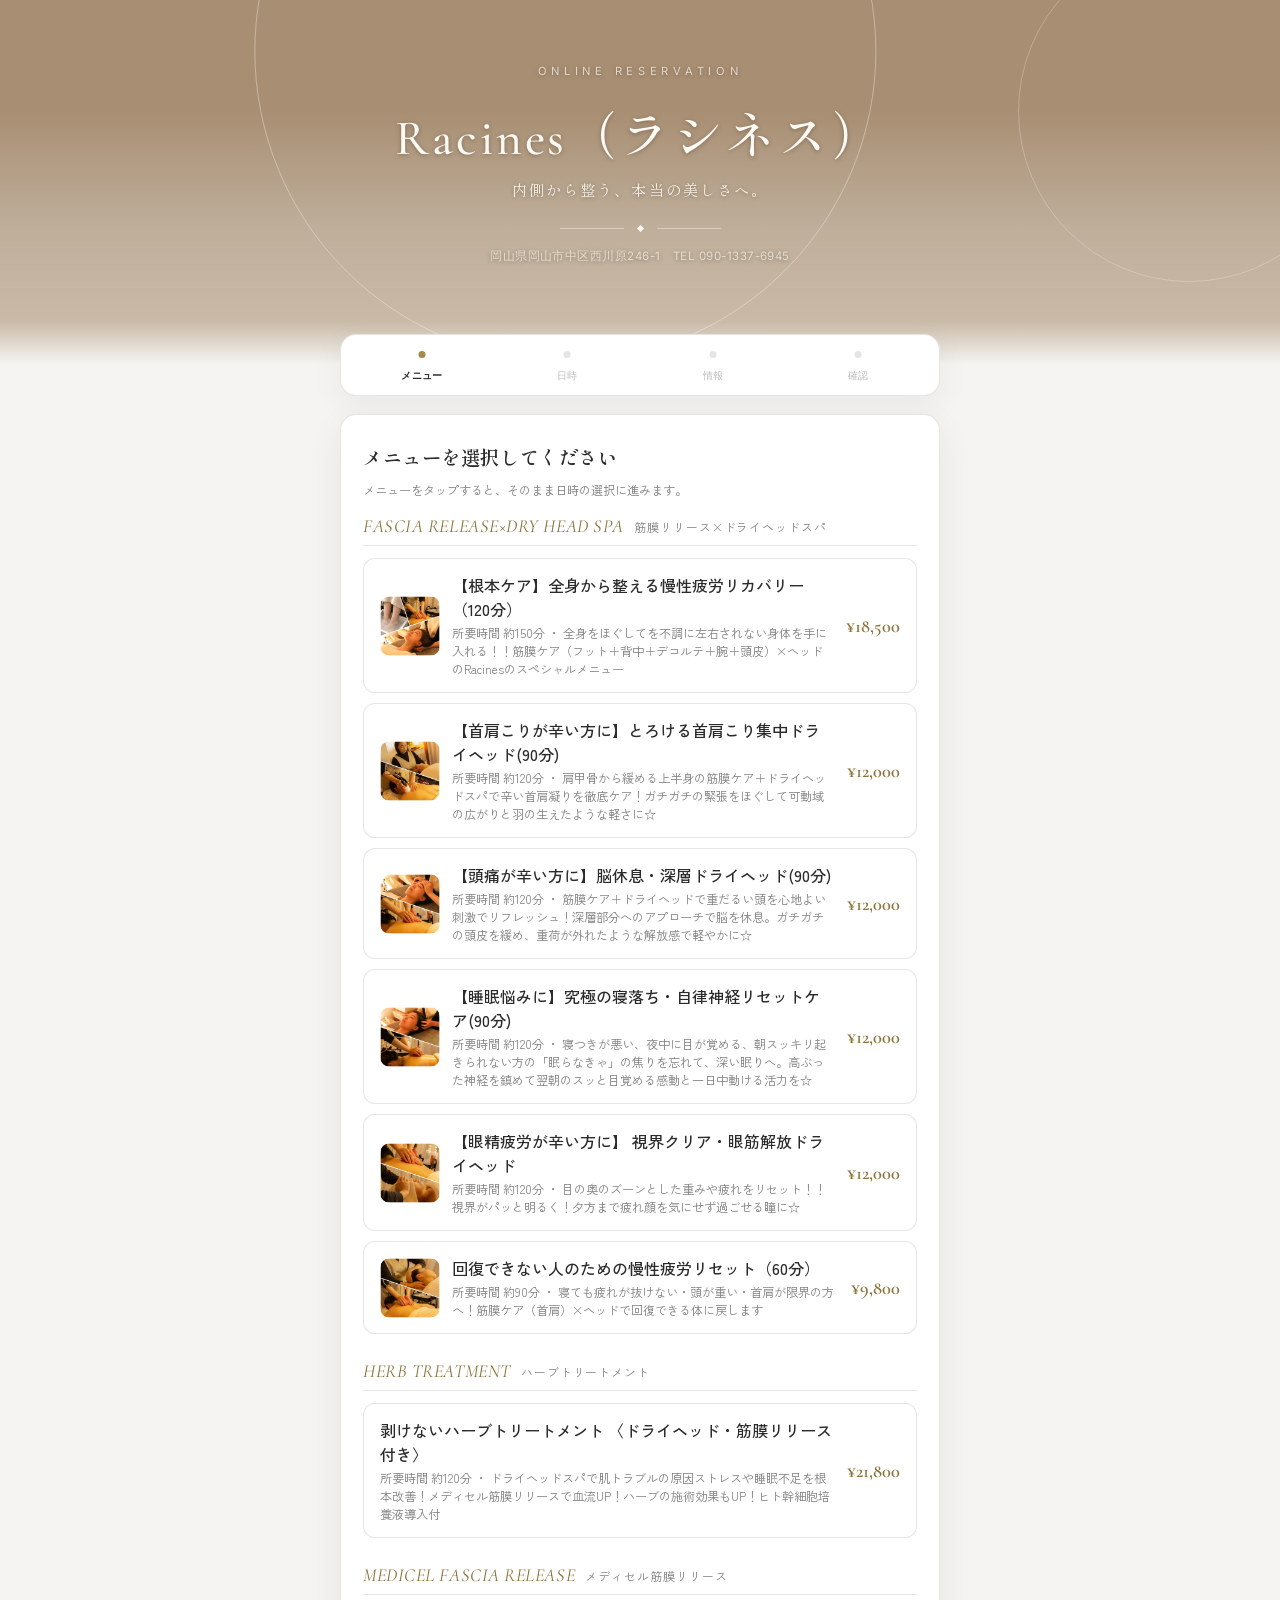
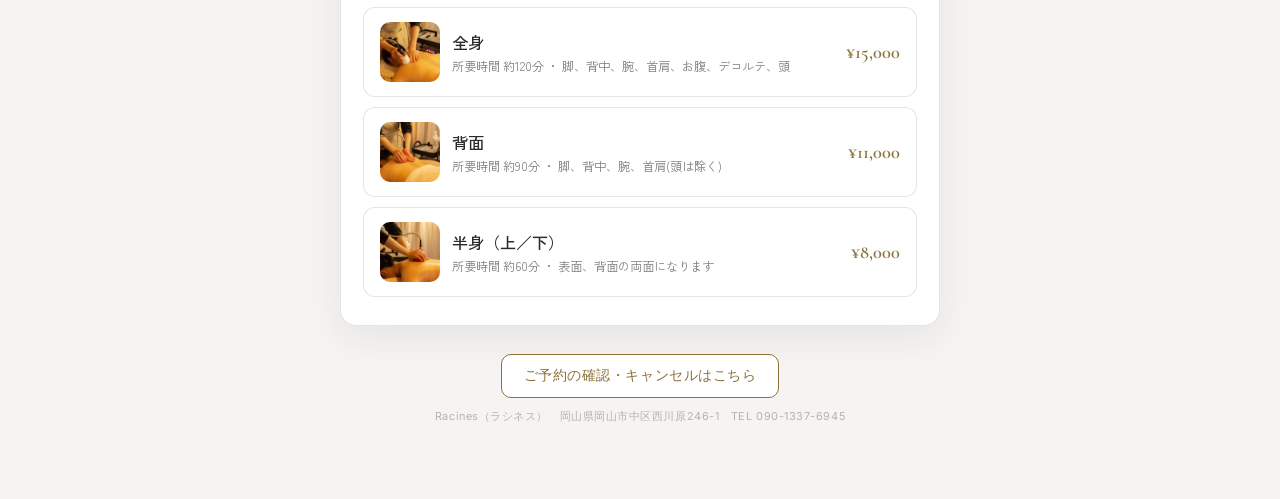
<file: index.html>
<!DOCTYPE html>
<html lang="ja">
<head>
<meta charset="UTF-8">
<meta name="viewport" content="width=device-width, initial-scale=1.0">
<title>ご予約 | SAMPLE HAIR SALON</title>
<link rel="preconnect" href="https://script.google.com" crossorigin>
<link rel="preconnect" href="https://script.googleusercontent.com" crossorigin>
<link rel="preconnect" href="https://fonts.googleapis.com">
<link rel="preconnect" href="https://fonts.gstatic.com" crossorigin>
<link rel="stylesheet" href="https://fonts.googleapis.com/css2?family=Shippori+Mincho:wght@500;600&family=Cormorant+Garamond:wght@500&family=Zen+Kaku+Gothic+New:wght@400&family=Inter:wght@400;600&display=swap" media="print" onload="this.media='all'">
<noscript><link rel="stylesheet" href="https://fonts.googleapis.com/css2?family=Shippori+Mincho:wght@500;600&family=Cormorant+Garamond:wght@500&family=Zen+Kaku+Gothic+New:wght@400&family=Inter:wght@400;600&display=swap"></noscript>
<link rel="stylesheet" href="style.css">
</head>
<body>
<header class="hero">
  <div class="hero__inner">
    <p class="hero__eyebrow">ONLINE RESERVATION</p>
    <h1 class="hero__name" id="salonName">SALON NAME</h1>
    <p class="hero__tagline" id="salonTagline"></p>
    <div class="hero__divider"><span></span></div>
    <p class="hero__meta" id="salonMeta"></p>
  </div>
</header>

<div class="app">
  <div id="demoBanner" class="demo-banner" style="display:none;">
    デモモードで動作中です（実際のカレンダーには反映されません）。README.mdの手順でGASを接続すると本番連携します。
  </div>

  <nav class="steps" id="steps"></nav>

  <main class="card" id="stepContainer"></main>

  <footer class="app-footer">
    <p><a href="mypage.html" class="footer-button">ご予約の確認・キャンセルはこちら</a></p>
    <p id="salonFooterMeta"></p>
  </footer>
</div>

<script src="config.js"></script>
<script src="app.js"></script>
</body>
</html>
</file>
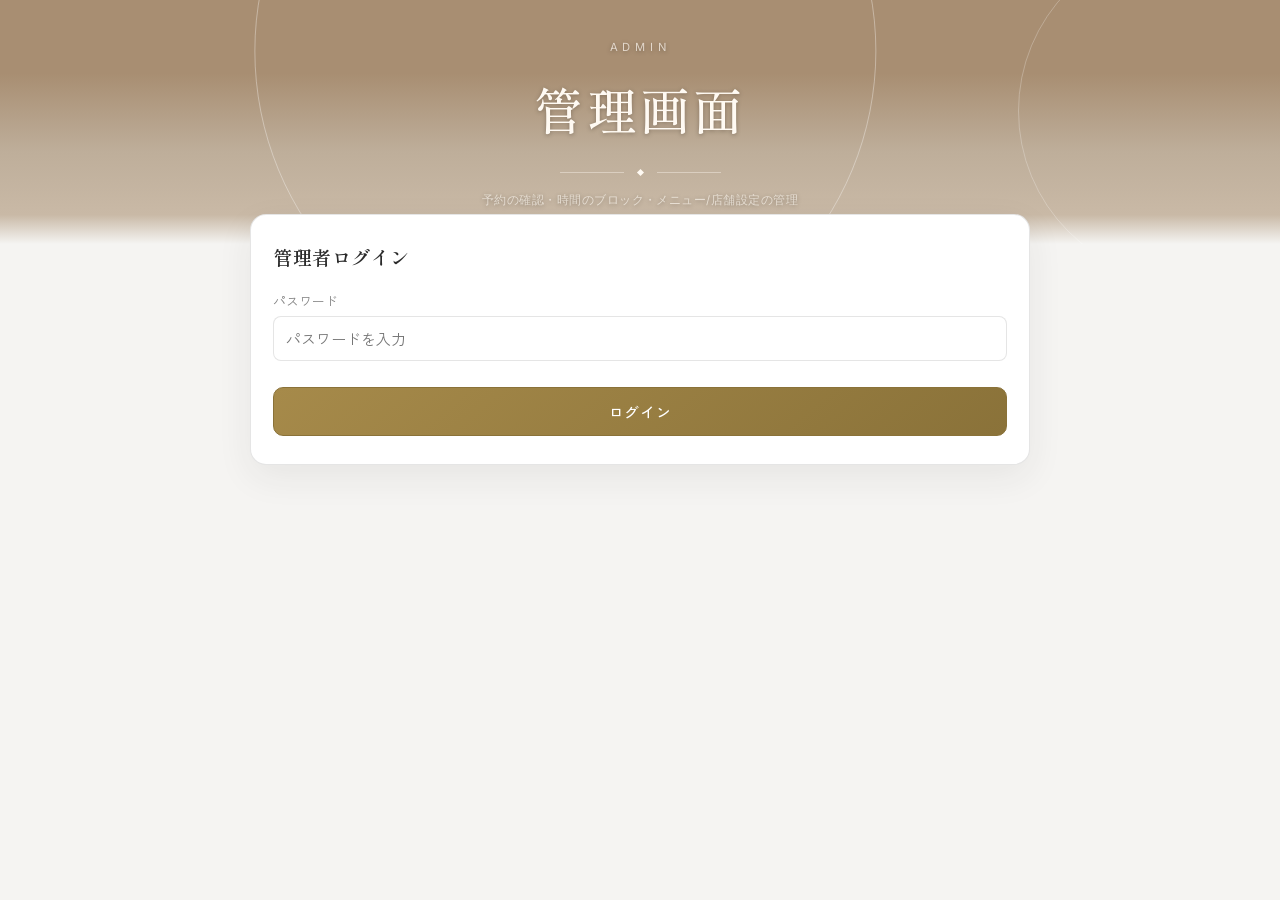
<file: admin.html>
<!DOCTYPE html>
<html lang="ja">
<head>
<meta charset="UTF-8">
<meta name="viewport" content="width=device-width, initial-scale=1.0">
<meta name="robots" content="noindex, nofollow">
<title>管理画面</title>
<link rel="preconnect" href="https://script.google.com" crossorigin>
<link rel="preconnect" href="https://script.googleusercontent.com" crossorigin>
<link rel="preconnect" href="https://fonts.googleapis.com">
<link rel="preconnect" href="https://fonts.gstatic.com" crossorigin>
<link rel="stylesheet" href="https://fonts.googleapis.com/css2?family=Shippori+Mincho:wght@500;600&family=Cormorant+Garamond:wght@500&family=Zen+Kaku+Gothic+New:wght@400&family=Inter:wght@400;600&display=swap" media="print" onload="this.media='all'">
<noscript><link rel="stylesheet" href="https://fonts.googleapis.com/css2?family=Shippori+Mincho:wght@500;600&family=Cormorant+Garamond:wght@500&family=Zen+Kaku+Gothic+New:wght@400&family=Inter:wght@400;600&display=swap"></noscript>
<link rel="stylesheet" href="style.css">
<link rel="stylesheet" href="admin.css">
</head>
<body>
  <header class="hero hero--admin">
    <div class="hero__inner">
      <p class="hero__eyebrow">ADMIN</p>
      <h1 class="hero__name" id="adminSalonName">管理画面</h1>
      <div class="hero__divider"><span></span></div>
      <p class="hero__meta">予約の確認・時間のブロック・メニュー/店舗設定の管理</p>
    </div>
  </header>

  <div class="app admin-app">
    <div id="demoNotice" class="demo-banner" style="display:none;">
      デモモードのため管理画面は利用できません。config.js の API_URL を設定してください。
    </div>

    <div id="loginScreen" class="card">
      <h2>管理者ログイン</h2>
      <div class="field">
        <label>パスワード</label>
        <input type="password" id="loginPassword" placeholder="パスワードを入力">
      </div>
      <p id="loginError" class="field-error" style="display:none;">パスワードが違います</p>
      <div class="btn-row">
        <button class="btn btn-primary" id="loginBtn">ログイン</button>
      </div>
    </div>

    <div id="dashboard" style="display:none;">
      <nav class="admin-tabs" id="adminTabs">
        <button class="admin-tab active" data-tab="reservations">予約一覧</button>
        <button class="admin-tab" data-tab="block">時間をブロック</button>
        <button class="admin-tab" data-tab="menu">メニュー</button>
        <button class="admin-tab" data-tab="customers">利用者一覧</button>
        <button class="admin-tab" data-tab="settings">店舗設定</button>
      </nav>
      <main class="card" id="adminContainer"></main>
    </div>
  </div>

  <script src="config.js"></script>
  <script src="admin.js"></script>
</body>
</html>
</file>
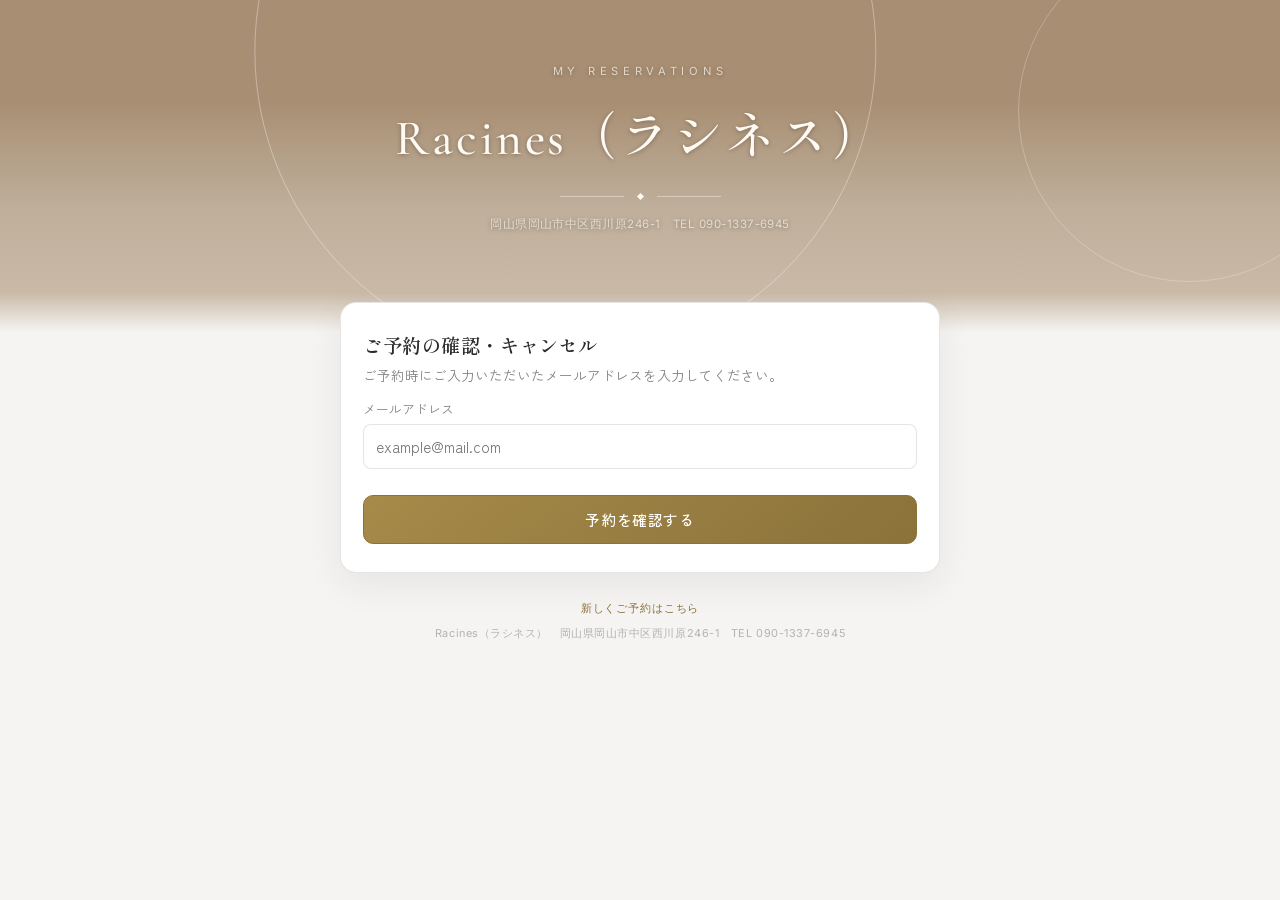
<file: mypage.html>
<!DOCTYPE html>
<html lang="ja">
<head>
<meta charset="UTF-8">
<meta name="viewport" content="width=device-width, initial-scale=1.0">
<title>ご予約の確認・キャンセル</title>
<link rel="preconnect" href="https://script.google.com" crossorigin>
<link rel="preconnect" href="https://script.googleusercontent.com" crossorigin>
<link rel="preconnect" href="https://fonts.googleapis.com">
<link rel="preconnect" href="https://fonts.gstatic.com" crossorigin>
<link rel="stylesheet" href="https://fonts.googleapis.com/css2?family=Shippori+Mincho:wght@500;600&family=Cormorant+Garamond:wght@500&family=Zen+Kaku+Gothic+New:wght@400&family=Inter:wght@400;600&display=swap" media="print" onload="this.media='all'">
<noscript><link rel="stylesheet" href="https://fonts.googleapis.com/css2?family=Shippori+Mincho:wght@500;600&family=Cormorant+Garamond:wght@500&family=Zen+Kaku+Gothic+New:wght@400&family=Inter:wght@400;600&display=swap"></noscript>
<link rel="stylesheet" href="style.css">
<link rel="stylesheet" href="mypage.css">
</head>
<body>
<header class="hero">
  <div class="hero__inner">
    <p class="hero__eyebrow">MY RESERVATIONS</p>
    <h1 class="hero__name" id="salonName">SALON NAME</h1>
    <div class="hero__divider"><span></span></div>
    <p class="hero__meta" id="salonMeta"></p>
  </div>
</header>

<div class="app">
  <div id="demoBanner" class="demo-banner" style="display:none;">
    デモモードで動作中です（この画面ではブラウザ内の仮予約のみ表示されます）。
  </div>

  <main class="card">
    <h2>ご予約の確認・キャンセル</h2>
    <p style="color:var(--ink2);font-size:0.85rem;margin-top:-14px;">ご予約時にご入力いただいたメールアドレスを入力してください。</p>
    <div class="field" id="f-lookupEmail">
      <label>メールアドレス</label>
      <input type="email" id="lookupEmail" placeholder="example@mail.com">
      <div class="field-error">正しいメールアドレスを入力してください</div>
    </div>
    <div class="btn-row">
      <button class="btn btn-primary" id="lookupBtn">予約を確認する</button>
    </div>

    <div id="resultArea"></div>
  </main>

  <footer class="app-footer">
    <p><a href="index.html" class="footer-link">新しくご予約はこちら</a></p>
    <p id="salonFooterMeta"></p>
  </footer>
</div>

<script src="config.js"></script>
<script src="mypage.js"></script>
</body>
</html>
</file>
<file: style.css>
:root {
  --bg: #f5f4f2;
  --card: #ffffff;
  --ink: #2b2b2b;
  --ink2: rgba(43, 43, 43, 0.6);
  --ink3: rgba(43, 43, 43, 0.32);
  --ac: #a68a4a;
  --ac-d: #8a7239;
  --ac-soft: rgba(166, 138, 74, 0.1);
  --line: rgba(43, 43, 43, 0.12);
  --danger: #a8443b;
  --radius: 16px;
}

* { box-sizing: border-box; }

body {
  margin: 0;
  background: var(--bg);
  color: var(--ink);
  font-family: "Zen Kaku Gothic New", "Noto Sans JP", sans-serif;
  -webkit-font-smoothing: antialiased;
}

/* ---------- ヒーロー ---------- */
.hero {
  position: relative;
  background: linear-gradient(180deg, #A88E72 0%, #A88E72 30%, #BEAE9A 62%, #C9B9A6 88%, #f5f4f2 100%);
  color: #fffaf3;
  padding: 64px 20px 100px;
  text-align: center;
  overflow: hidden;
}

.hero::before,
.hero::after {
  content: "";
  position: absolute;
  border-radius: 50%;
  border: 1px solid rgba(255, 255, 255, 0.35);
  pointer-events: none;
}

.hero::before {
  width: 620px;
  height: 620px;
  top: -260px;
  left: 50%;
  transform: translateX(-62%);
}

.hero::after {
  width: 340px;
  height: 340px;
  top: -60px;
  right: -80px;
  border-color: rgba(255, 255, 255, 0.25);
}

.hero__inner {
  position: relative;
  max-width: 560px;
  margin: 0 auto;
  text-shadow: 0 1px 4px rgba(43, 35, 26, 0.35);
}

.hero__eyebrow {
  font-family: "Inter", sans-serif;
  font-size: 0.7rem;
  letter-spacing: 0.42em;
  color: rgba(255, 250, 243, 0.7);
  margin: 0 0 18px;
  text-transform: uppercase;
}

.hero__name {
  font-family: "Cormorant Garamond", "Shippori Mincho", serif;
  font-weight: 500;
  font-size: clamp(2.2rem, 7vw, 3.1rem);
  letter-spacing: 0.06em;
  margin: 0 0 10px;
}

.hero__tagline {
  font-family: "Shippori Mincho", serif;
  font-size: 0.95rem;
  letter-spacing: 0.14em;
  color: rgba(255, 250, 243, 0.88);
  margin: 0;
}

.hero__divider {
  display: flex;
  align-items: center;
  justify-content: center;
  margin: 26px 0 18px;
}

.hero__divider span {
  width: 5px;
  height: 5px;
  background: #fffaf3;
  transform: rotate(45deg);
}

.hero__divider::before,
.hero__divider::after {
  content: "";
  height: 1px;
  width: 64px;
  background: rgba(255, 250, 243, 0.4);
  margin: 0 14px;
}

.hero__meta {
  font-family: "Inter", sans-serif;
  font-size: 0.72rem;
  letter-spacing: 0.04em;
  color: rgba(255, 250, 243, 0.65);
  margin: 0;
}

/* ---------- 本体 ---------- */
.app {
  max-width: 640px;
  margin: -30px auto 0;
  padding: 0 20px 64px;
  position: relative;
}

.demo-banner {
  background: #fdf3e2;
  border: 1px solid #e6c288;
  color: #7a5a10;
  font-size: 0.76rem;
  padding: 10px 16px;
  border-radius: 10px;
  text-align: center;
  margin-bottom: 18px;
}

/* ステップインジケーター */
.steps {
  display: flex;
  justify-content: space-between;
  margin-bottom: 18px;
  gap: 4px;
  background: var(--card);
  border-radius: var(--radius);
  border: 1px solid var(--line);
  padding: 16px 10px 12px;
  box-shadow: 0 10px 32px rgba(43, 43, 43, 0.06);
}

.step-dot {
  flex: 1;
  text-align: center;
  font-size: 0.64rem;
  color: var(--ink3);
  position: relative;
  padding-top: 18px;
  font-family: "Inter", sans-serif;
  letter-spacing: 0.02em;
}

.step-dot::before {
  content: "";
  position: absolute;
  top: 0;
  left: 50%;
  transform: translateX(-50%);
  width: 7px;
  height: 7px;
  border-radius: 50%;
  background: var(--line);
  transition: background 0.25s;
}

.step-dot.done::before,
.step-dot.active::before { background: var(--ac); }

.step-dot.active { color: var(--ink); font-weight: 700; }

/* カード */
.card {
  background: var(--card);
  border-radius: var(--radius);
  border: 1px solid var(--line);
  padding: 28px 22px;
  box-shadow: 0 12px 36px rgba(43, 43, 43, 0.07);
}

.card h2 {
  font-family: "Shippori Mincho", serif;
  font-weight: 600;
  font-size: 1.2rem;
  letter-spacing: 0.03em;
  margin: 0 0 20px;
}

/* メニューカテゴリ */
.menu-category { margin-bottom: 26px; }
.menu-category:last-of-type { margin-bottom: 0; }

.menu-category__photo {
  width: 100%;
  aspect-ratio: 16 / 9;
  border-radius: 12px;
  overflow: hidden;
  margin-bottom: 14px;
}
.menu-category__photo img {
  width: 100%;
  height: 100%;
  object-fit: cover;
  display: block;
}

.menu-category__head {
  display: flex;
  align-items: baseline;
  gap: 10px;
  margin-bottom: 12px;
  padding-bottom: 8px;
  border-bottom: 1px solid var(--line);
}

.menu-category__en {
  font-family: "Cormorant Garamond", serif;
  font-style: italic;
  font-size: 1.15rem;
  color: var(--ac-d);
  letter-spacing: 0.03em;
}

.menu-category__ja {
  font-size: 0.74rem;
  color: var(--ink2);
  letter-spacing: 0.08em;
}

/* 選択リスト（メニュー・スタッフ） */
.option-list { display: flex; flex-direction: column; gap: 10px; }

.option-item {
  display: flex;
  align-items: center;
  justify-content: space-between;
  gap: 12px;
  padding: 14px 16px;
  border: 1px solid var(--line);
  border-radius: 12px;
  cursor: pointer;
  transition: border-color 0.15s, background 0.15s, box-shadow 0.15s;
  background: #fff;
}

.option-item:hover { border-color: var(--ac); }

.option-item.selected {
  border-color: var(--ac);
  background: var(--ac-soft);
  box-shadow: 0 2px 14px rgba(166, 138, 74, 0.18);
}

.option-item__thumb {
  width: 60px;
  height: 60px;
  border-radius: 10px;
  overflow: hidden;
  flex-shrink: 0;
}
.option-item__thumb img {
  width: 100%;
  height: 100%;
  object-fit: cover;
  display: block;
}

.option-item__main { display: flex; flex-direction: column; gap: 3px; flex: 1; min-width: 0; }
.option-item__name { font-weight: 500; }
.option-item__meta { font-size: 0.76rem; color: var(--ink2); white-space: pre-line; }
.option-item__price {
  font-family: "Cormorant Garamond", serif;
  font-weight: 600;
  font-size: 1.15rem;
  color: var(--ac-d);
  white-space: nowrap;
}

/* 日時選択（○×の空き状況表） */
.avail-nav {
  display: flex;
  align-items: center;
  justify-content: space-between;
  margin-bottom: 14px;
  gap: 8px;
}

.avail-nav button {
  background: none;
  border: 1px solid var(--line);
  border-radius: 8px;
  padding: 7px 12px;
  cursor: pointer;
  font-size: 0.78rem;
  color: var(--ink);
  font-family: "Inter", sans-serif;
  white-space: nowrap;
}

.avail-nav button:hover:not(:disabled) { border-color: var(--ac); color: var(--ac-d); }
.avail-nav button:disabled { opacity: 0.3; cursor: not-allowed; }

.avail-nav__label {
  font-family: "Inter", sans-serif;
  font-size: 0.72rem;
  color: var(--ink2);
  text-align: center;
}

.avail-scroll {
  overflow-x: auto;
  border: 1px solid var(--line);
  border-radius: 10px;
  -webkit-overflow-scrolling: touch;
}

.avail-table {
  border-collapse: collapse;
  width: 100%;
  min-width: 620px;
  font-family: "Inter", sans-serif;
}

.avail-table th,
.avail-table td {
  border: 1px solid var(--line);
  text-align: center;
  padding: 0;
}

.avail-th-time {
  position: sticky;
  left: 0;
  background: var(--card);
  font-size: 0.72rem;
  color: var(--ink2);
  padding: 8px 10px !important;
  white-space: nowrap;
  z-index: 1;
}

.avail-th {
  background: #f4f3f1;
  padding: 8px 4px !important;
  min-width: 68px;
}

.avail-th__d { display: block; font-size: 1rem; font-weight: 600; line-height: 1.2; }
.avail-th__w { display: block; font-size: 0.66rem; color: var(--ink2); }
.avail-th__closed {
  display: block;
  font-size: 0.6rem;
  color: var(--danger);
  margin-top: 2px;
}

.avail-th.sun .avail-th__d,
.avail-th.sun .avail-th__w { color: var(--danger); }
.avail-th.sat .avail-th__d,
.avail-th.sat .avail-th__w { color: #3d6fa8; }

.avail-td {
  height: 38px;
  font-size: 0.95rem;
  font-weight: 600;
}

.avail-td--open {
  color: var(--ac-d);
  cursor: pointer;
  transition: background 0.12s;
}

.avail-td--open:hover { background: var(--ac-soft); }

.avail-td--closed { color: var(--ink3); font-weight: 400; }

.avail-legend {
  font-size: 0.72rem;
  color: var(--ink2);
  margin: 12px 2px 0;
}

.empty-msg { color: var(--ink2); font-size: 0.85rem; text-align: center; padding: 24px 0; }

/* フォーム */
.field { margin-bottom: 16px; }

.field label { display: block; font-size: 0.8rem; color: var(--ink2); margin-bottom: 6px; }

.field input,
.field textarea,
.field select {
  width: 100%;
  padding: 11px 12px;
  border: 1px solid var(--line);
  border-radius: 8px;
  font-family: inherit;
  font-size: 0.94rem;
  background: #fff;
  color: var(--ink);
}

.field input:focus,
.field textarea:focus,
.field select:focus { outline: none; border-color: var(--ac); }

.field textarea { resize: vertical; min-height: 70px; }

.field-error { color: var(--danger); font-size: 0.76rem; margin-top: 4px; display: none; }

.field.invalid input,
.field.invalid textarea { border-color: var(--danger); }

.field.invalid .field-error { display: block; }

/* 確認画面 */
.confirm-list { list-style: none; margin: 0 0 20px; padding: 0; }

.confirm-list li {
  display: flex;
  justify-content: space-between;
  padding: 12px 0;
  border-bottom: 1px solid var(--line);
  font-size: 0.9rem;
  gap: 12px;
}

.confirm-list li span:first-child { color: var(--ink2); flex-shrink: 0; }
.confirm-list li span:last-child { text-align: right; }

.notice {
  font-size: 0.76rem;
  color: var(--ink2);
  background: var(--ac-soft);
  border-radius: 10px;
  padding: 12px 14px;
  margin-bottom: 18px;
  line-height: 1.7;
}

/* 完了画面 */
.done-icon {
  width: 60px;
  height: 60px;
  border-radius: 50%;
  background: linear-gradient(150deg, var(--ac), var(--ac-d));
  color: #fff;
  display: flex;
  align-items: center;
  justify-content: center;
  font-size: 1.7rem;
  margin: 0 auto 20px;
  box-shadow: 0 8px 22px rgba(166, 138, 74, 0.35);
}

.done-title {
  text-align: center;
  font-family: "Shippori Mincho", serif;
  font-size: 1.25rem;
  margin: 0 0 6px;
}

.done-sub { text-align: center; color: var(--ink2); font-size: 0.85rem; margin: 0 0 24px; }

.reservation-id {
  text-align: center;
  font-family: "Cormorant Garamond", serif;
  font-weight: 600;
  letter-spacing: 0.1em;
  font-size: 1.3rem;
  color: var(--ac-d);
  margin-bottom: 24px;
}

/* ボタン */
.btn-row { display: flex; gap: 10px; margin-top: 26px; }

.btn {
  flex: 1;
  padding: 13px 16px;
  border-radius: 10px;
  border: 1px solid var(--line);
  background: #fff;
  color: var(--ink);
  font-family: inherit;
  font-size: 0.92rem;
  font-weight: 500;
  cursor: pointer;
  text-decoration: none;
  text-align: center;
  display: inline-flex;
  align-items: center;
  justify-content: center;
  transition: opacity 0.15s, background 0.15s;
}

.btn:disabled { opacity: 0.4; cursor: not-allowed; }

.btn-primary {
  background: linear-gradient(140deg, var(--ac), var(--ac-d));
  border-color: var(--ac-d);
  color: #fff;
  letter-spacing: 0.04em;
}

.btn-primary:hover:not(:disabled) { filter: brightness(1.06); }

.btn-ghost { flex: 0 0 auto; padding-left: 20px; padding-right: 20px; }

.loading { text-align: center; padding: 24px 0; color: var(--ink2); font-size: 0.85rem; }

/* フッター */
.app-footer {
  text-align: center;
  margin-top: 28px;
  font-family: "Inter", sans-serif;
  font-size: 0.68rem;
  letter-spacing: 0.05em;
  color: var(--ink3);
}

.footer-link {
  color: var(--ac-d);
  text-decoration: none;
  letter-spacing: 0.08em;
}
.footer-link:hover { text-decoration: underline; }

/* ---------- レスポンシブ（スマホ） ---------- */
@media (max-width: 480px) {
  .hero { padding: 48px 16px 44px; }
  .app { padding: 0 12px 48px; }
  .card { padding: 20px 16px; }
  .steps { padding: 12px 4px 10px; }
  .step-dot { font-size: 0.56rem; padding-top: 16px; }
  .option-item { padding: 12px; }
  .btn { padding: 12px 14px; font-size: 0.88rem; }
}

/* 空き状況表: スマホでも7日分が横スクロールなしで収まるようにする */
@media (max-width: 700px) {
  .avail-table { min-width: 0; table-layout: fixed; }
  .avail-th-time { width: 40px; padding: 6px 2px !important; font-size: 0.62rem; }
  .avail-th { min-width: 0; padding: 6px 0 !important; }
  .avail-th__d { font-size: 0.88rem; }
  .avail-th__w { font-size: 0.58rem; }
  .avail-th__closed { font-size: 0.52rem; }
  .avail-td { height: 36px; font-size: 0.9rem; }
}

/* 「ご予約の確認・キャンセルはこちら」を目立つボタンにする */
.footer-button {
  display: inline-block;
  padding: 12px 22px;
  border: 1px solid var(--ac-d);
  border-radius: 10px;
  background: #fff;
  color: var(--ac-d);
  font-size: 0.86rem;
  letter-spacing: 0.04em;
  text-decoration: none;
}
.footer-button:hover { background: var(--ac-soft); }
</file>
<file: admin.css>
.hero--admin { padding: 40px 20px 36px; }

/* 時間ブロック用グリッド（予約サイトの空き状況表を流用） */
.avail-td--blocked-cell {
  color: var(--ink3);
  cursor: pointer;
  background: rgba(43, 43, 43, 0.05);
}
.avail-td--blocked-cell:hover { background: rgba(43, 43, 43, 0.1); }

.avail-td--reserved-cell {
  color: var(--ac-d);
  background: var(--ac-soft);
  font-weight: 600;
  cursor: default;
}

.avail-td--selected {
  outline: 2px solid var(--ac);
  outline-offset: -2px;
  background: rgba(166, 138, 74, 0.22) !important;
}

.select-bar {
  position: sticky;
  bottom: 12px;
  display: flex;
  flex-wrap: wrap;
  align-items: center;
  justify-content: space-between;
  gap: 10px;
  margin-top: 14px;
  padding: 10px 14px;
  background: var(--ink);
  color: #fff;
  border-radius: 12px;
  box-shadow: 0 10px 30px rgba(0, 0, 0, 0.25);
  font-size: 0.82rem;
}
.select-bar__btns { display: flex; gap: 8px; flex-wrap: wrap; }
.select-bar .btn { flex: none; }
.select-bar .btn-ghost { background: rgba(255, 255, 255, 0.1); border-color: rgba(255, 255, 255, 0.3); color: #fff; }
.select-bar .btn-primary { background: linear-gradient(140deg, var(--ac), var(--ac-d)); border-color: var(--ac-d); }

.admin-app { max-width: 820px; }

.admin-tabs {
  display: flex;
  flex-wrap: wrap;
  gap: 6px;
  margin-bottom: 14px;
}

.admin-tab {
  background: var(--card);
  border: 1px solid var(--line);
  border-radius: 10px;
  padding: 9px 14px;
  font-family: inherit;
  font-size: 0.8rem;
  color: var(--ink2);
  cursor: pointer;
}

.admin-tab:hover { border-color: var(--ac); color: var(--ink); }

.admin-tab.active {
  background: linear-gradient(140deg, var(--ac), var(--ac-d));
  border-color: var(--ac-d);
  color: #fff;
  font-weight: 500;
}

.admin-section-head {
  display: flex;
  align-items: center;
  justify-content: space-between;
  margin-bottom: 18px;
  gap: 10px;
}

.admin-section-head h2 { margin: 0; }

/* 予約テーブル */
.admin-table { width: 100%; border-collapse: collapse; font-size: 0.86rem; }
.admin-table th, .admin-table td {
  text-align: left;
  padding: 10px 8px;
  border-bottom: 1px solid var(--line);
  vertical-align: top;
}
.admin-table th { color: var(--ink2); font-weight: 500; font-size: 0.76rem; }

.badge {
  display: inline-block;
  padding: 2px 8px;
  border-radius: 100px;
  font-size: 0.68rem;
  font-family: "Inter", sans-serif;
}
.badge--reservation { background: var(--ac-soft); color: var(--ac-d); }
.badge--blocked { background: rgba(168, 68, 59, 0.1); color: var(--danger); }

.btn-small {
  flex: none;
  padding: 7px 12px;
  font-size: 0.78rem;
  border-radius: 8px;
}
.btn-danger { border-color: var(--danger); color: var(--danger); background: #fff; }
.btn-danger:hover { background: rgba(168, 68, 59, 0.08); }

/* カテゴリ／メニュー編集 */
.admin-cat {
  border: 1px solid var(--line);
  border-left: 3px solid var(--ac);
  border-radius: 12px;
  padding: 16px;
  margin-bottom: 18px;
  background: #f5f4f2;
}

.admin-cat-head {
  display: flex;
  align-items: flex-end;
  gap: 10px;
  margin-bottom: 14px;
  padding-bottom: 12px;
  border-bottom: 1px solid var(--line);
}

.admin-cat-head__num {
  width: 26px;
  height: 26px;
  border-radius: 50%;
  background: var(--ac-soft);
  color: var(--ac-d);
  font-family: "Cormorant Garamond", serif;
  font-weight: 600;
  font-size: 0.95rem;
  display: flex;
  align-items: center;
  justify-content: center;
  flex-shrink: 0;
  margin-bottom: 2px;
}

.admin-cat-head__fields {
  display: flex;
  gap: 10px;
  flex: 1;
  min-width: 0;
}
.admin-cat-head__fields .admin-item-field { flex: 1; min-width: 0; }
.admin-cat-head__fields input { font-weight: 500; }

.admin-cat-head__count {
  font-size: 0.72rem;
  color: var(--ink2);
  white-space: nowrap;
  margin-bottom: 10px;
  flex-shrink: 0;
}

.cat-collapse { font-size: 0.8rem; }

.admin-item-row {
  border: 1px solid var(--line);
  border-radius: 10px;
  padding: 12px 14px;
  margin-bottom: 10px;
  background: #fff;
}
.admin-item-row input { width: 100%; }

.admin-item-row__top {
  display: flex;
  align-items: flex-end;
  gap: 8px;
  margin-bottom: 10px;
}
.admin-item-row__top .admin-item-field { flex: 1; }

.admin-item-row__bottom {
  display: grid;
  grid-template-columns: 0.8fr 0.9fr 1.6fr;
  gap: 10px;
}

.admin-item-row__photo { margin-top: 10px; }

.admin-item-photo-upload {
  display: flex;
  align-items: center;
  gap: 10px;
  margin-top: 8px;
  flex-wrap: wrap;
}

.admin-item-photo-preview {
  width: 44px;
  height: 44px;
  border-radius: 8px;
  object-fit: cover;
  flex-shrink: 0;
  border: 1px solid var(--line);
}

.admin-upload-btn { flex: none; cursor: pointer; }

.admin-upload-status {
  font-size: 0.76rem;
  color: var(--ink2);
}

.admin-item-field label {
  display: block;
  font-size: 0.68rem;
  color: var(--ink2);
  margin-bottom: 4px;
}

.admin-item-field input {
  width: 100%;
  padding: 9px 10px;
  border: 1px solid var(--line);
  border-radius: 8px;
  font-family: inherit;
  font-size: 0.88rem;
  background: #fff;
  color: var(--ink);
}
.admin-item-field input:focus { outline: none; border-color: var(--ac); }

.admin-item-field__suffix,
.admin-item-field__prefix {
  display: flex;
  align-items: center;
  border: 1px solid var(--line);
  border-radius: 8px;
  background: #fff;
  overflow: hidden;
}
.admin-item-field__suffix input,
.admin-item-field__prefix input {
  border: none;
  border-radius: 0;
}
.admin-item-field__suffix span,
.admin-item-field__prefix span {
  padding: 0 10px;
  font-size: 0.8rem;
  color: var(--ink2);
  flex-shrink: 0;
}
.admin-item-field__suffix input:focus,
.admin-item-field__prefix input:focus { outline: none; }

.admin-row-2 { display: grid; grid-template-columns: 1fr 1fr; gap: 12px; }
.admin-row-3 { display: grid; grid-template-columns: 1fr 1fr 1fr; gap: 12px; }

.admin-staff-row {
  display: grid;
  grid-template-columns: 1.2fr 1fr auto;
  gap: 8px;
  margin-bottom: 8px;
  align-items: center;
}

.admin-add-btn {
  background: none;
  border: 1px dashed var(--line);
  border-radius: 8px;
  padding: 9px;
  width: 100%;
  color: var(--ink2);
  cursor: pointer;
  font-family: inherit;
  font-size: 0.82rem;
}
.admin-add-btn:hover { border-color: var(--ac); color: var(--ac-d); }

.icon-btn {
  background: none;
  border: none;
  color: var(--ink3);
  cursor: pointer;
  font-size: 1rem;
  padding: 4px 8px;
}
.icon-btn:hover { color: var(--danger); }

.admin-msg {
  font-size: 0.8rem;
  padding: 10px 14px;
  border-radius: 8px;
  margin-bottom: 14px;
}
.admin-msg--ok { background: rgba(60, 130, 80, 0.1); color: #2c6b45; }
.admin-msg--err { background: rgba(168, 68, 59, 0.1); color: var(--danger); }

.weekday-picker { display: flex; gap: 6px; flex-wrap: wrap; }
.weekday-chip {
  padding: 8px 14px;
  border: 1px solid var(--line);
  border-radius: 100px;
  cursor: pointer;
  font-size: 0.82rem;
  background: #fff;
}
.weekday-chip.on {
  background: var(--ac-soft);
  border-color: var(--ac);
  color: var(--ac-d);
  font-weight: 500;
}

@media (max-width: 560px) {
  .admin-item-row__bottom { grid-template-columns: 1fr 1fr; }
  .admin-item-field--desc { grid-column: 1 / -1; }
  .admin-row-2, .admin-row-3 { grid-template-columns: 1fr; }
  .admin-staff-row { grid-template-columns: 1fr 1fr; }
  .admin-tab { padding: 8px 11px; font-size: 0.76rem; }
  .admin-section-head { flex-wrap: wrap; }
}

@media (max-width: 480px) {
  .hero--admin { padding: 32px 14px 28px; }
  .admin-cat-head { flex-wrap: wrap; }
  .admin-cat-head__fields { flex-basis: 100%; order: 3; }
}
</file>
<file: mypage.css>
.btn-small {
  flex: none;
  padding: 7px 12px;
  font-size: 0.78rem;
  border-radius: 8px;
}
.btn-danger { border-color: var(--danger); color: var(--danger); background: #fff; }
.btn-danger:hover { background: rgba(168, 68, 59, 0.08); }

.history-list {
  list-style: none;
  margin: 0 0 8px;
  padding: 0;
  display: flex;
  flex-direction: column;
  gap: 10px;
}

.history-item {
  display: flex;
  align-items: center;
  justify-content: space-between;
  gap: 12px;
  padding: 14px 16px;
  border: 1px solid var(--line);
  border-radius: 12px;
  background: #fff;
}

.history-item__main {
  display: flex;
  flex-direction: column;
  gap: 4px;
  min-width: 0;
}

.history-item__date {
  font-family: "Inter", sans-serif;
  font-size: 0.78rem;
  color: var(--ac-d);
  font-weight: 600;
}

.history-item__title {
  font-size: 0.9rem;
  word-break: break-word;
}

.btn-cancel {
  flex: none;
  padding: 11px 16px;
  font-size: 0.84rem;
  font-weight: 600;
  border-radius: 10px;
  border: 1px solid var(--danger);
  background: var(--danger);
  color: #fff;
}
.btn-cancel:hover:not(:disabled) { filter: brightness(1.08); }

.history-item .btn-cancel {
  flex-shrink: 0;
}

@media (max-width: 480px) {
  .history-item {
    flex-direction: column;
    align-items: stretch;
    gap: 10px;
  }
  .history-item .btn-cancel {
    width: 100%;
  }
}
</file>
